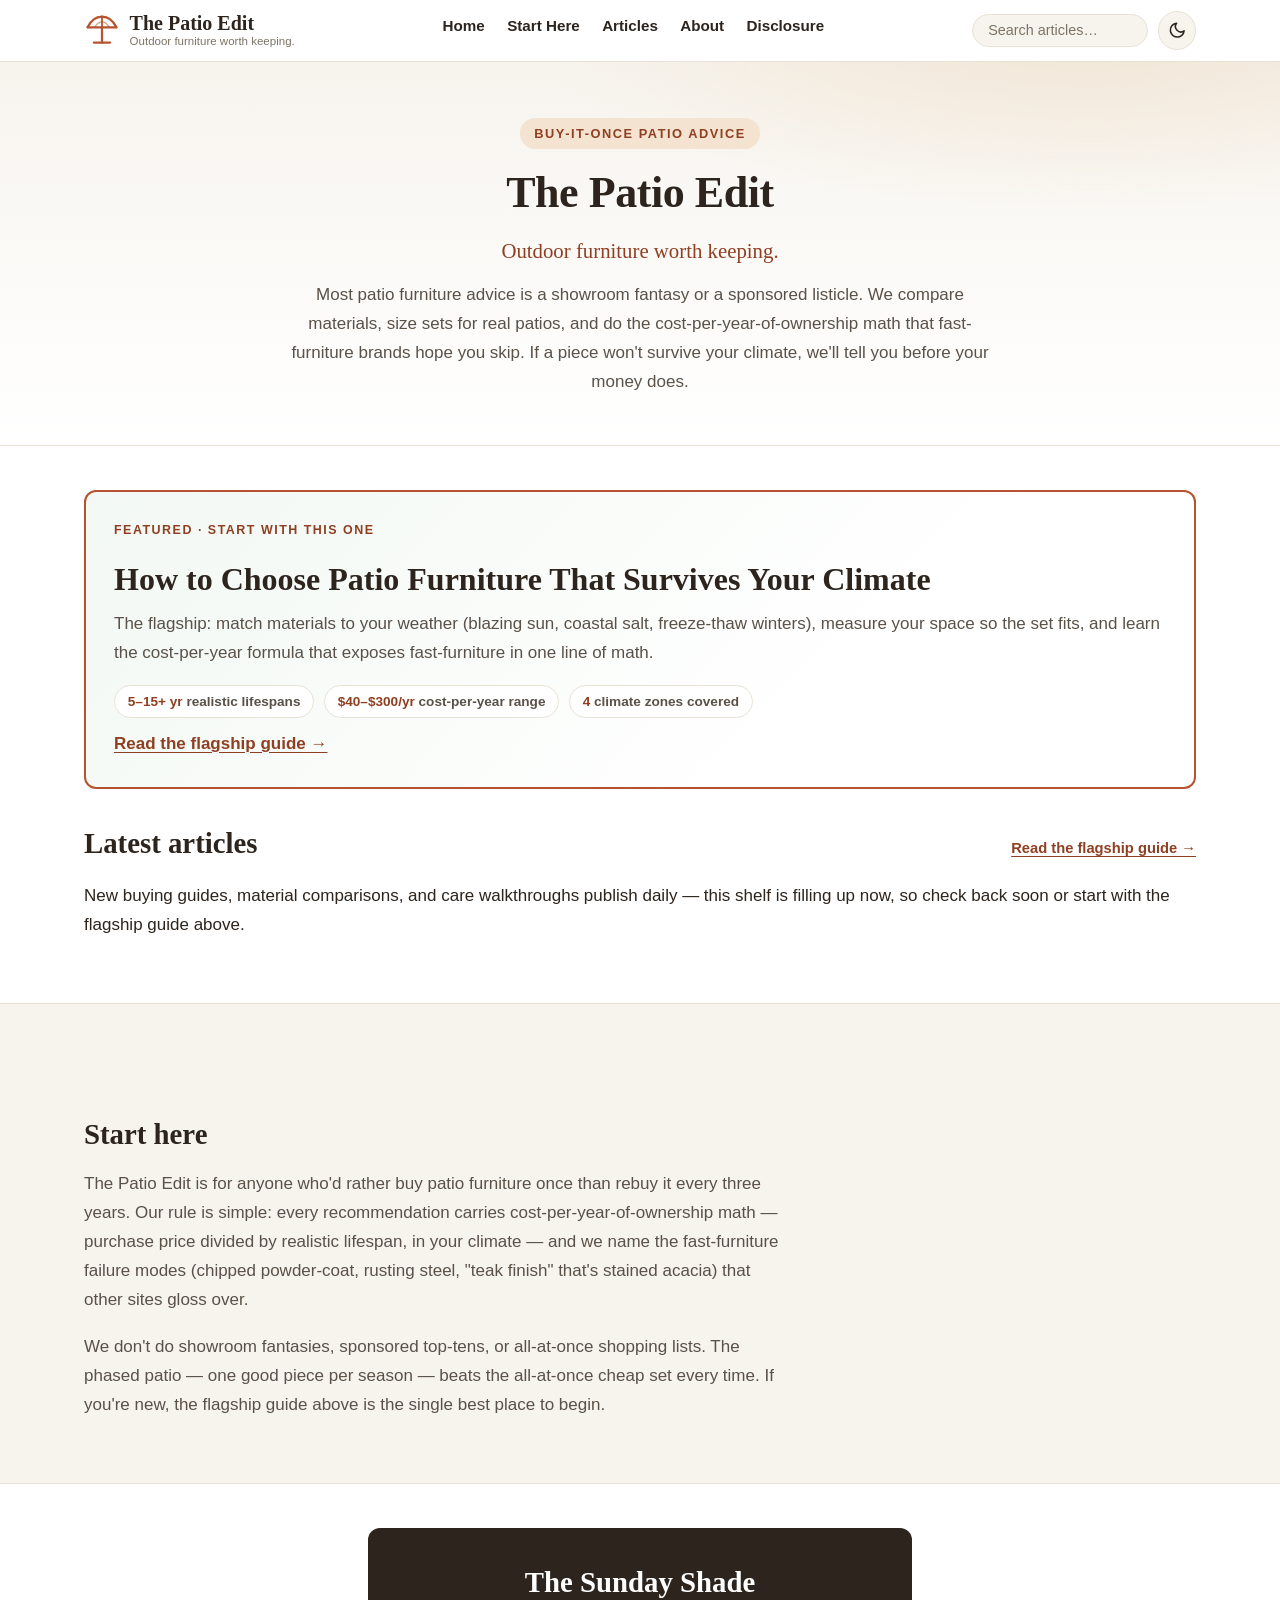
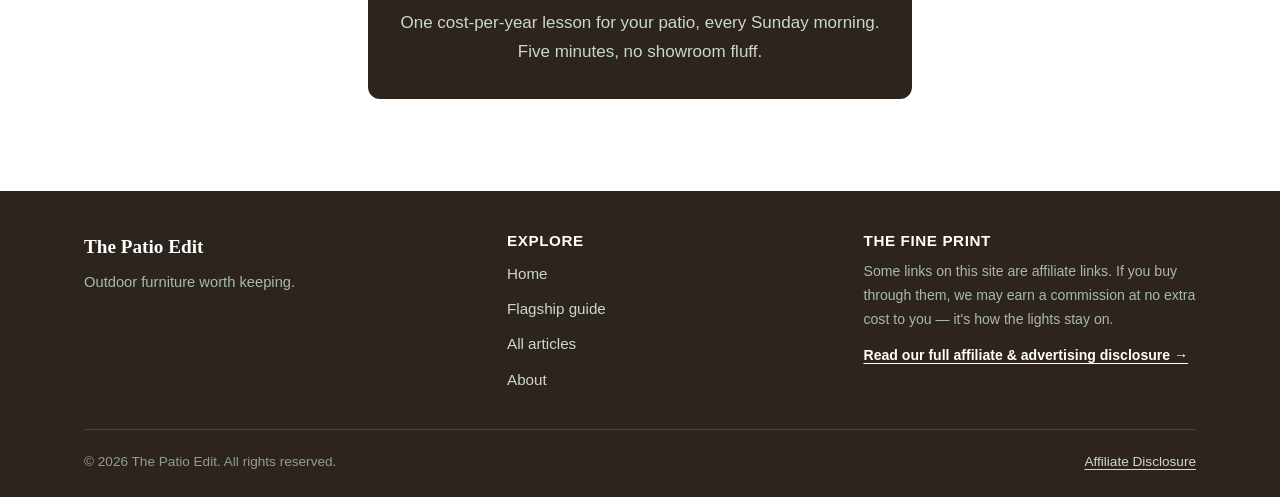
<file: index.html>
<!DOCTYPE html>
<html lang="en">
<head>
  <meta charset="utf-8">
  <meta name="viewport" content="width=device-width, initial-scale=1">
  <!-- MEDIVAVINE/JOURNEY: paste ad network script here -->
  <title>The Patio Edit — Outdoor Furniture Worth Keeping</title>
  <meta name="description" content="The Patio Edit is buy-it-once advice for patio and outdoor furniture: materials compared, sizing guides, and cost-per-year math on every recommendation.">
  <meta property="og:title" content="The Patio Edit — Outdoor Furniture Worth Keeping">
  <meta property="og:description" content="Materials, sizing, weatherproofing, and cost-per-year math for patio furniture you'll never have to rebuy.">
  <meta property="og:type" content="website">
  <meta property="og:url" content="https://patio-edit.pages.dev/">
  <link rel="stylesheet" href="styles.css">
  <script>
  /* Set theme before first paint: stored choice, else OS preference. */
  (function(){try{var t=localStorage.getItem('patioedit-theme');if(!t){t=(window.matchMedia&&window.matchMedia('(prefers-color-scheme: dark)').matches)?'dark':'light';}document.documentElement.setAttribute('data-theme',t);}catch(e){}})();
  </script>
  <link rel="canonical" href="https://patio-edit.pages.dev/">
  <meta name="twitter:card" content="summary">
</head>
<body>

<header class="site-header">
  <div class="header-inner">
    <a class="brand" href="index.html" aria-label="The Patio Edit — home">
      <svg class="brand-mark" viewBox="0 0 40 40" role="img" aria-label="A terracotta patio umbrella">
        <path d="M4 17C8 8.5 13.5 5 20 5s12 3.5 16 12" fill="none" stroke="#b5542f" stroke-width="2.5" stroke-linecap="round"/>
        <path d="M4 17h32" stroke="#b5542f" stroke-width="2.5" stroke-linecap="round"/>
        <path d="M20 5v12" stroke="#b5542f" stroke-width="2" stroke-linecap="round"/>
        <path d="M20 17v17" stroke="#b5542f" stroke-width="2.5" stroke-linecap="round"/>
        <path d="M11 34h18" stroke="#b5542f" stroke-width="2.5" stroke-linecap="round"/>
        <path d="M12 17c1.8-3.6 4.6-5.8 8-6.4M28 17c-1.8-3.6-4.6-5.8-8-6.4" fill="none" stroke="#b5542f" stroke-width="1.5" stroke-linecap="round" opacity="0.55"/>
      </svg>
      <span class="brand-name">The Patio Edit<span class="brand-tag">Outdoor furniture worth keeping.</span></span>
    </a>
    <button class="nav-toggle" id="navToggle" aria-expanded="false" aria-controls="siteNav" aria-label="Toggle navigation menu">
      <svg viewBox="0 0 24 24" fill="none" stroke="currentColor" stroke-width="2" stroke-linecap="round" aria-hidden="true">
        <path d="M4 7h16M4 12h16M4 17h16"/>
      </svg>
    </button>
    <nav class="site-nav" id="siteNav" aria-label="Main navigation">
      <ul>
        <li><a href="index.html" aria-current="page">Home</a></li>
        <li><a href="articles/how-to-choose-patio-furniture.html">Start Here</a></li>
        <li><a href="#articles">Articles</a></li>
        <li><a href="#about">About</a></li>
        <li><a href="disclosure.html">Disclosure</a></li>
      </ul>
    </nav>
    <div class="header-actions">
      <div class="site-search" data-search>
        <label class="visually-hidden" for="siteSearchInput">Search articles</label>
        <input class="site-search-input" id="siteSearchInput" type="search" placeholder="Search articles&hellip;" autocomplete="off" role="combobox" aria-expanded="false" aria-controls="siteSearchResults" aria-autocomplete="list">
        <div class="site-search-results" id="siteSearchResults" role="listbox" aria-label="Search results" hidden></div>
      </div>
      <button class="theme-toggle" id="themeToggle" type="button" aria-label="Switch to dark mode" aria-pressed="false">
        <svg class="icon-moon" viewBox="0 0 24 24" fill="none" stroke="currentColor" stroke-width="2" stroke-linecap="round" stroke-linejoin="round" aria-hidden="true"><path d="M21 12.8A9 9 0 1 1 11.2 3a7 7 0 0 0 9.8 9.8z"/></svg>
        <svg class="icon-sun" viewBox="0 0 24 24" fill="none" stroke="currentColor" stroke-width="2" stroke-linecap="round" aria-hidden="true"><circle cx="12" cy="12" r="4"/><path d="M12 2v2M12 20v2M4.9 4.9l1.4 1.4M17.7 17.7l1.4 1.4M2 12h2M20 12h2M4.9 19.1l1.4-1.4M17.7 6.3l1.4-1.4"/></svg>
      </button>
    </div>
  </div>
</header>

<main>
  <section class="hero">
    <div class="wrap">
      <span class="eyebrow">Buy-it-once patio advice</span>
      <h1>The Patio Edit</h1>
      <p class="tagline">Outdoor furniture worth keeping.</p>
      <p class="pitch">Most patio furniture advice is a showroom fantasy or a sponsored listicle. We compare materials, size sets for real patios, and do the cost-per-year-of-ownership math that fast-furniture brands hope you skip. If a piece won't survive your climate, we'll tell you before your money does.</p>
    </div>
  </section>

  <section class="section" aria-labelledby="featured-heading">
    <div class="wrap">
      <div class="featured">
        <span class="kicker">Featured · Start with this one</span>
        <h2 id="featured-heading"><a href="articles/how-to-choose-patio-furniture.html">How to Choose Patio Furniture That Survives Your Climate</a></h2>
        <p>The flagship: match materials to your weather (blazing sun, coastal salt, freeze-thaw winters), measure your space so the set fits, and learn the cost-per-year formula that exposes fast-furniture in one line of math.</p>
        <div class="stat-row">
          <span class="stat"><strong>5–15+ yr</strong> realistic lifespans</span>
          <span class="stat"><strong>$40–$300/yr</strong> cost-per-year range</span>
          <span class="stat"><strong>4</strong> climate zones covered</span>
        </div>
        <p><a href="articles/how-to-choose-patio-furniture.html"><strong>Read the flagship guide →</strong></a></p>
      </div>

      <div class="section-head" id="articles">
        <h2>Latest articles</h2>
        <a href="articles/how-to-choose-patio-furniture.html">Read the flagship guide →</a>
      </div>
      <p>New buying guides, material comparisons, and care walkthroughs publish daily — this shelf is filling up now, so check back soon or start with the flagship guide above.</p>
      <ul class="card-grid">
      </ul>
    </div>
  </section>

  <section class="section band about" id="about" aria-labelledby="about-heading">
    <div class="wrap">
      <h2 id="about-heading">Start here</h2>
      <p>The Patio Edit is for anyone who'd rather buy patio furniture once than rebuy it every three years. Our rule is simple: every recommendation carries cost-per-year-of-ownership math — purchase price divided by realistic lifespan, in your climate — and we name the fast-furniture failure modes (chipped powder-coat, rusting steel, "teak finish" that's stained acacia) that other sites gloss over.</p>
      <p>We don't do showroom fantasies, sponsored top-tens, or all-at-once shopping lists. The phased patio — one good piece per season — beats the all-at-once cheap set every time. If you're new, the flagship guide above is the single best place to begin.</p>
    </div>
  </section>

  <section class="section" aria-labelledby="newsletter-heading">
    <div class="wrap">
      <div class="newsletter-card">
        <h2 id="newsletter-heading">The Sunday Shade</h2>
        <p>One cost-per-year lesson for your patio, every Sunday morning. Five minutes, no showroom fluff.</p>
        <!-- NEWSLETTER: paste Beehiiv/Substack embed here -->
      </div>
    </div>
  </section>
</main>

<footer class="site-footer">
  <div class="footer-inner">
    <div class="footer-grid">
      <div>
        <div class="footer-brand">The Patio Edit</div>
        <p class="footer-tag">Outdoor furniture worth keeping.</p>
      </div>
      <nav class="footer-nav" aria-label="Footer navigation">
        <h3>Explore</h3>
        <ul>
          <li><a href="index.html">Home</a></li>
          <li><a href="articles/how-to-choose-patio-furniture.html">Flagship guide</a></li>
          <li><a href="#articles">All articles</a></li>
          <li><a href="#about">About</a></li>
        </ul>
      </nav>
      <div class="footer-note">
        <h3>The fine print</h3>
        <p>Some links on this site are affiliate links. If you buy through them, we may earn a commission at no extra cost to you — it's how the lights stay on.</p>
        <p><a href="disclosure.html" class="footer-note-link">Read our full affiliate &amp; advertising disclosure →</a></p>
      </div>
    </div>
    <div class="footer-bottom">
      <span>© 2026 The Patio Edit. All rights reserved.</span>
      <span><a href="disclosure.html">Affiliate Disclosure</a></span>
    </div>
  </div>
</footer>

<script src="assets/site.js"></script>
</body>
</html>
</file>
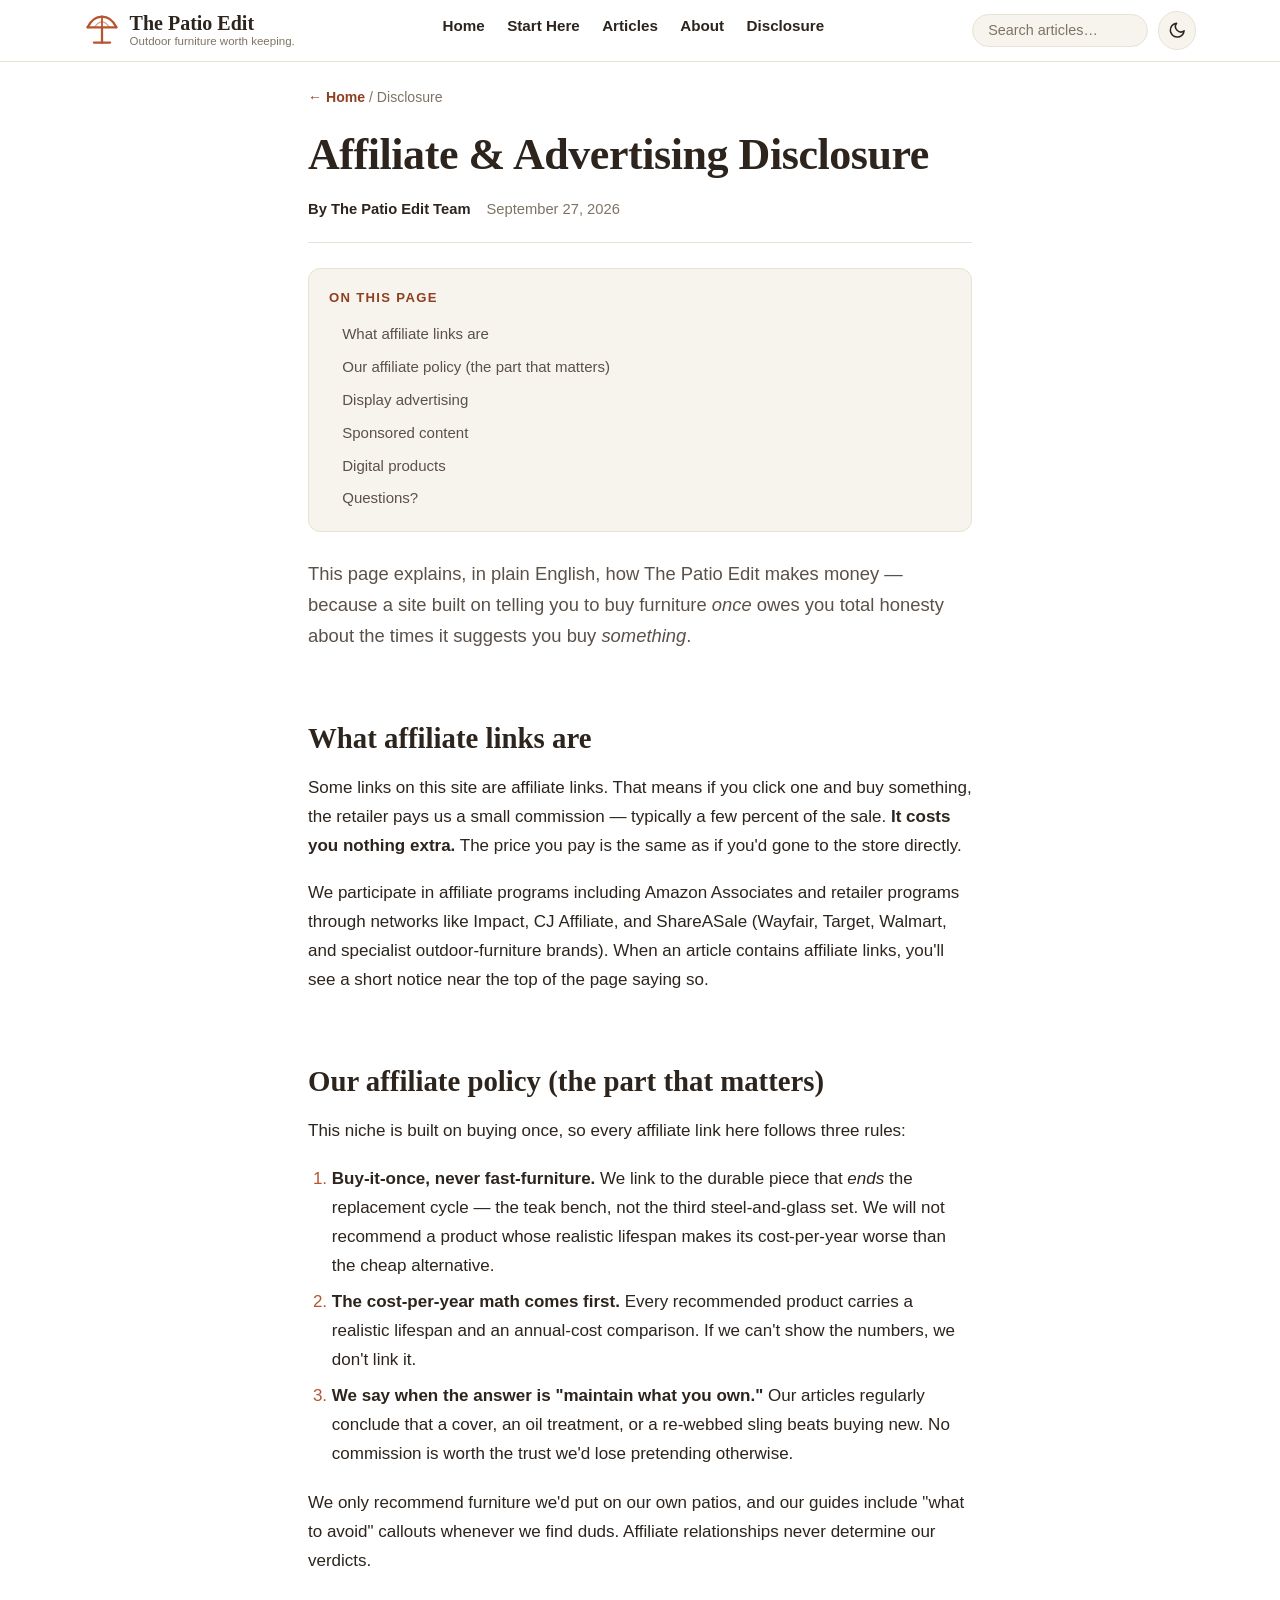
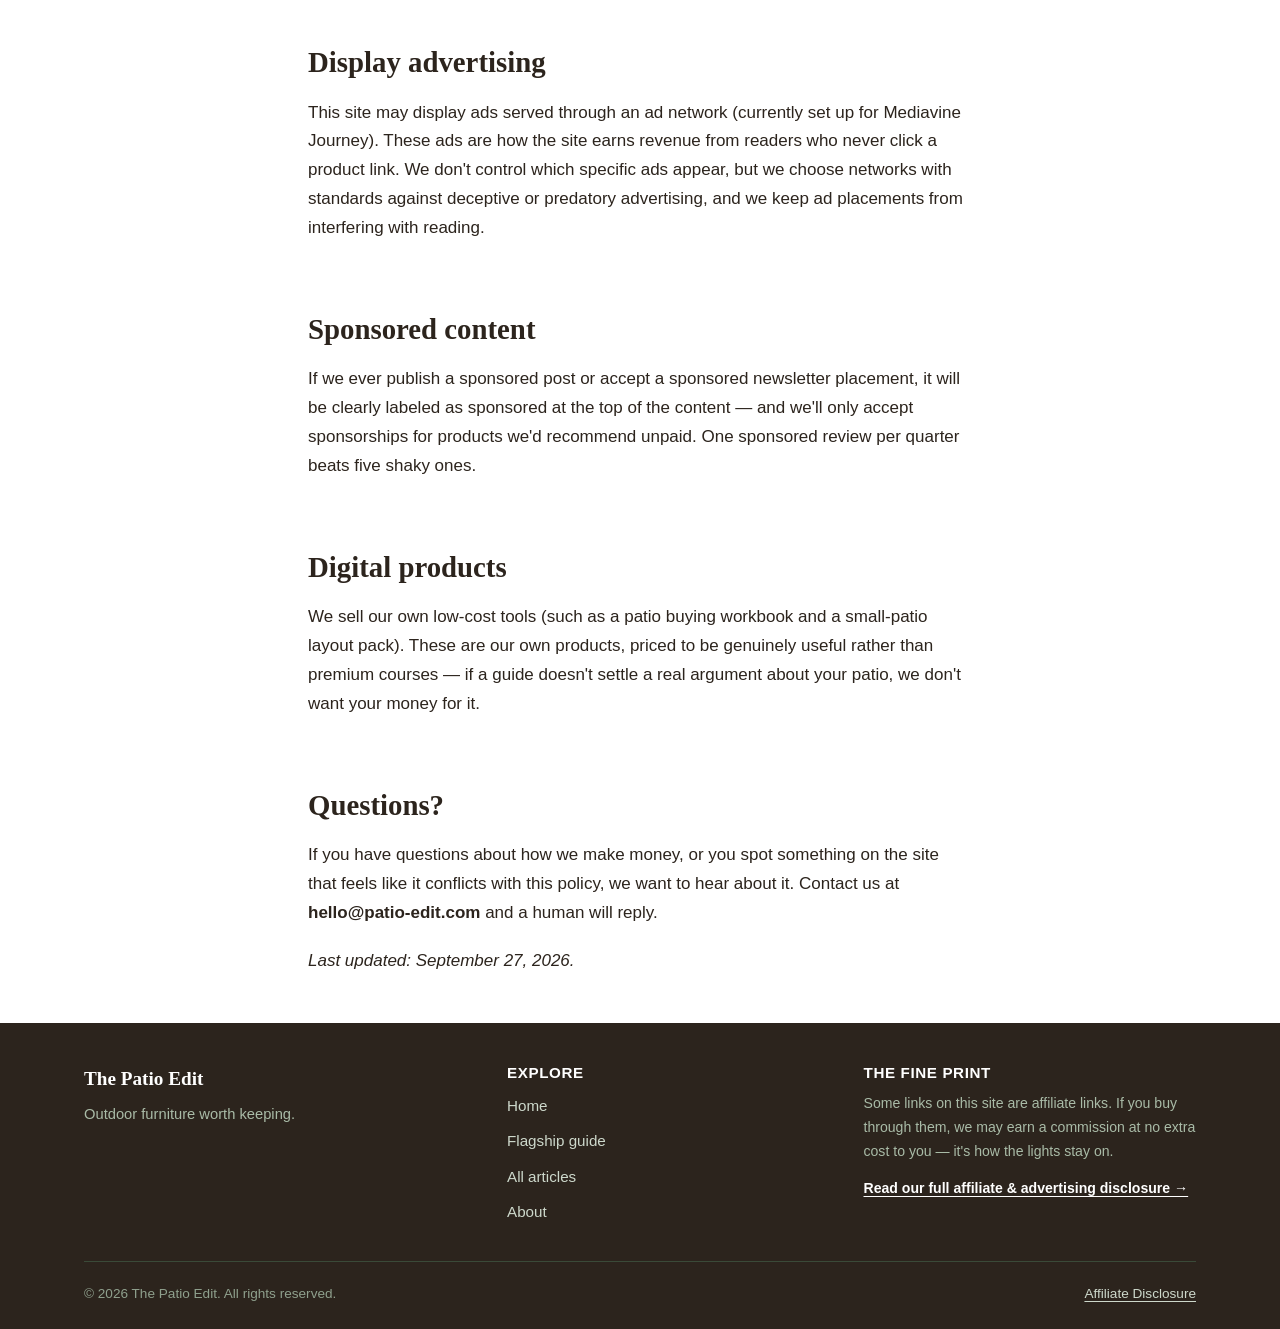
<file: disclosure.html>
<!DOCTYPE html>
<html lang="en">
<head>
  <meta charset="utf-8">
  <meta name="viewport" content="width=device-width, initial-scale=1">
  <!-- MEDIVAVINE/JOURNEY: paste ad network script here -->
  <title>Affiliate &amp; Advertising Disclosure | The Patio Edit</title>
  <meta name="description" content="How The Patio Edit makes money: affiliate links, display ads, and our promise to recommend only furniture we'd keep ourselves.">
  <meta property="og:title" content="Affiliate &amp; Advertising Disclosure | The Patio Edit">
  <meta property="og:description" content="Plain-English disclosure: what affiliate links are, how display ads work here, and why trust is the whole business model.">
  <meta property="og:type" content="website">
  <meta property="og:url" content="https://patio-edit.pages.dev/disclosure.html">
  <link rel="stylesheet" href="styles.css">
  <script>
  /* Set theme before first paint: stored choice, else OS preference. */
  (function(){try{var t=localStorage.getItem('patioedit-theme');if(!t){t=(window.matchMedia&&window.matchMedia('(prefers-color-scheme: dark)').matches)?'dark':'light';}document.documentElement.setAttribute('data-theme',t);}catch(e){}})();
  </script>
  <link rel="canonical" href="https://patio-edit.pages.dev/disclosure.html">
  <meta name="twitter:card" content="summary">
</head>
<body class="article-page">

<header class="site-header">
  <div class="header-inner">
    <a class="brand" href="index.html" aria-label="The Patio Edit — home">
      <svg class="brand-mark" viewBox="0 0 40 40" role="img" aria-label="A terracotta patio umbrella">
        <path d="M4 17C8 8.5 13.5 5 20 5s12 3.5 16 12" fill="none" stroke="#b5542f" stroke-width="2.5" stroke-linecap="round"/>
        <path d="M4 17h32" stroke="#b5542f" stroke-width="2.5" stroke-linecap="round"/>
        <path d="M20 5v12" stroke="#b5542f" stroke-width="2" stroke-linecap="round"/>
        <path d="M20 17v17" stroke="#b5542f" stroke-width="2.5" stroke-linecap="round"/>
        <path d="M11 34h18" stroke="#b5542f" stroke-width="2.5" stroke-linecap="round"/>
        <path d="M12 17c1.8-3.6 4.6-5.8 8-6.4M28 17c-1.8-3.6-4.6-5.8-8-6.4" fill="none" stroke="#b5542f" stroke-width="1.5" stroke-linecap="round" opacity="0.55"/>
      </svg>
      <span class="brand-name">The Patio Edit<span class="brand-tag">Outdoor furniture worth keeping.</span></span>
    </a>
    <button class="nav-toggle" id="navToggle" aria-expanded="false" aria-controls="siteNav" aria-label="Toggle navigation menu">
      <svg viewBox="0 0 24 24" fill="none" stroke="currentColor" stroke-width="2" stroke-linecap="round" aria-hidden="true">
        <path d="M4 7h16M4 12h16M4 17h16"/>
      </svg>
    </button>
    <nav class="site-nav" id="siteNav" aria-label="Main navigation">
      <ul>
        <li><a href="index.html">Home</a></li>
        <li><a href="articles/how-to-choose-patio-furniture.html">Start Here</a></li>
        <li><a href="index.html#articles">Articles</a></li>
        <li><a href="index.html#about">About</a></li>
        <li><a href="disclosure.html" aria-current="page">Disclosure</a></li>
      </ul>
    </nav>
    <div class="header-actions">
      <div class="site-search" data-search>
        <label class="visually-hidden" for="siteSearchInput">Search articles</label>
        <input class="site-search-input" id="siteSearchInput" type="search" placeholder="Search articles&hellip;" autocomplete="off" role="combobox" aria-expanded="false" aria-controls="siteSearchResults" aria-autocomplete="list">
        <div class="site-search-results" id="siteSearchResults" role="listbox" aria-label="Search results" hidden></div>
      </div>
      <button class="theme-toggle" id="themeToggle" type="button" aria-label="Switch to dark mode" aria-pressed="false">
        <svg class="icon-moon" viewBox="0 0 24 24" fill="none" stroke="currentColor" stroke-width="2" stroke-linecap="round" stroke-linejoin="round" aria-hidden="true"><path d="M21 12.8A9 9 0 1 1 11.2 3a7 7 0 0 0 9.8 9.8z"/></svg>
        <svg class="icon-sun" viewBox="0 0 24 24" fill="none" stroke="currentColor" stroke-width="2" stroke-linecap="round" aria-hidden="true"><circle cx="12" cy="12" r="4"/><path d="M12 2v2M12 20v2M4.9 4.9l1.4 1.4M17.7 17.7l1.4 1.4M2 12h2M20 12h2M4.9 19.1l1.4-1.4M17.7 6.3l1.4-1.4"/></svg>
      </button>
    </div>
  </div>
</header>

<main>
  <div class="wrap-narrow">
    <p class="breadcrumb"><a href="index.html">← Home</a> / Disclosure</p>

    <article>
      <header class="article-head">
        <h1>Affiliate &amp; Advertising Disclosure</h1>
        <p class="byline">
          <span class="author">By The Patio Edit Team</span>
          <time datetime="2026-09-27">September 27, 2026</time>
        </p>
      </header>

      <p class="lede">This page explains, in plain English, how The Patio Edit makes money — because a site built on telling you to buy furniture <em>once</em> owes you total honesty about the times it suggests you buy <em>something</em>.</p>

      <h2>What affiliate links are</h2>
      <p>Some links on this site are affiliate links. That means if you click one and buy something, the retailer pays us a small commission — typically a few percent of the sale. <strong>It costs you nothing extra.</strong> The price you pay is the same as if you'd gone to the store directly.</p>
      <p>We participate in affiliate programs including Amazon Associates and retailer programs through networks like Impact, CJ Affiliate, and ShareASale (Wayfair, Target, Walmart, and specialist outdoor-furniture brands). When an article contains affiliate links, you'll see a short notice near the top of the page saying so.</p>

      <h2>Our affiliate policy (the part that matters)</h2>
      <p>This niche is built on buying once, so every affiliate link here follows three rules:</p>
      <ol>
        <li><strong>Buy-it-once, never fast-furniture.</strong> We link to the durable piece that <em>ends</em> the replacement cycle — the teak bench, not the third steel-and-glass set. We will not recommend a product whose realistic lifespan makes its cost-per-year worse than the cheap alternative.</li>
        <li><strong>The cost-per-year math comes first.</strong> Every recommended product carries a realistic lifespan and an annual-cost comparison. If we can't show the numbers, we don't link it.</li>
        <li><strong>We say when the answer is "maintain what you own."</strong> Our articles regularly conclude that a cover, an oil treatment, or a re-webbed sling beats buying new. No commission is worth the trust we'd lose pretending otherwise.</li>
      </ol>
      <p>We only recommend furniture we'd put on our own patios, and our guides include "what to avoid" callouts whenever we find duds. Affiliate relationships never determine our verdicts.</p>

      <h2>Display advertising</h2>
      <p>This site may display ads served through an ad network (currently set up for Mediavine Journey). These ads are how the site earns revenue from readers who never click a product link. We don't control which specific ads appear, but we choose networks with standards against deceptive or predatory advertising, and we keep ad placements from interfering with reading.</p>

      <h2>Sponsored content</h2>
      <p>If we ever publish a sponsored post or accept a sponsored newsletter placement, it will be clearly labeled as sponsored at the top of the content — and we'll only accept sponsorships for products we'd recommend unpaid. One sponsored review per quarter beats five shaky ones.</p>

      <h2>Digital products</h2>
      <p>We sell our own low-cost tools (such as a patio buying workbook and a small-patio layout pack). These are our own products, priced to be genuinely useful rather than premium courses — if a guide doesn't settle a real argument about your patio, we don't want your money for it.</p>

      <h2>Questions?</h2>
      <p>If you have questions about how we make money, or you spot something on the site that feels like it conflicts with this policy, we want to hear about it. Contact us at <strong>hello@patio-edit.com</strong> and a human will reply.</p>
      <p><em>Last updated: September 27, 2026.</em></p>
    </article>
  </div>
</main>

<footer class="site-footer">
  <div class="footer-inner">
    <div class="footer-grid">
      <div>
        <div class="footer-brand">The Patio Edit</div>
        <p class="footer-tag">Outdoor furniture worth keeping.</p>
      </div>
      <nav class="footer-nav" aria-label="Footer navigation">
        <h3>Explore</h3>
        <ul>
          <li><a href="index.html">Home</a></li>
          <li><a href="articles/how-to-choose-patio-furniture.html">Flagship guide</a></li>
          <li><a href="index.html#articles">All articles</a></li>
          <li><a href="index.html#about">About</a></li>
        </ul>
      </nav>
      <div class="footer-note">
        <h3>The fine print</h3>
        <p>Some links on this site are affiliate links. If you buy through them, we may earn a commission at no extra cost to you — it's how the lights stay on.</p>
        <p><a href="disclosure.html" class="footer-note-link">Read our full affiliate &amp; advertising disclosure →</a></p>
      </div>
    </div>
    <div class="footer-bottom">
      <span>© 2026 The Patio Edit. All rights reserved.</span>
      <span><a href="disclosure.html">Affiliate Disclosure</a></span>
    </div>
  </div>
</footer>

<script src="assets/site.js"></script>
</body>
</html>
</file>
<file: styles.css>
/* The Patio Edit — clean modern editorial blog theme
   Mobile-first, no frameworks, single accent color. */

:root {
  --accent: #b5542f;          /* terracotta */
  --accent-dark: #8f3f22;
  --ink: #2c241d;
  --ink-soft: #5a5148;
  --muted: #7d7365;
  --paper: #ffffff;
  --wash: #f7f4ee;
  --line: #e8e2d6;
  --radius: 12px;
  --maxw: 72rem;
  --measure: 44rem;
  --font: -apple-system, BlinkMacSystemFont, "Segoe UI", Roboto, "Helvetica Neue",
          Arial, "Noto Sans", system-ui, sans-serif;
  --font-display: "Iowan Old Style", "Palatino Linotype", Palatino, Georgia,
          "Times New Roman", serif;
}

* { box-sizing: border-box; }
html { scroll-behavior: smooth; }
body {
  margin: 0;
  font-family: var(--font);
  color: var(--ink);
  background: var(--paper);
  line-height: 1.7;
  font-size: 1.0625rem;
  -webkit-font-smoothing: antialiased;
}
img, svg { max-width: 100%; height: auto; }
a { color: var(--accent-dark); text-decoration-thickness: 1px; text-underline-offset: 3px; }
a:hover { color: var(--accent); }
a:focus-visible, button:focus-visible {
  outline: 3px solid var(--accent);
  outline-offset: 2px;
  border-radius: 4px;
}

h1, h2, h3, h4 { font-family: var(--font-display); line-height: 1.25; color: var(--ink); text-wrap: balance; }
h1 { font-size: clamp(1.9rem, 4.5vw, 2.75rem); margin: 0.4em 0 0.3em; letter-spacing: -0.01em; }
h2 { font-size: clamp(1.4rem, 3vw, 1.8rem); margin: 2.2em 0 0.6em; padding-top: 0.2em; }
h3 { font-size: 1.22rem; margin: 1.8em 0 0.4em; }
p { margin: 0 0 1.1em; }
ul, ol { margin: 0 0 1.2em; padding-left: 1.4em; }
li { margin-bottom: 0.45em; }
li::marker { color: var(--accent); }
blockquote {
  margin: 1.6em 0; padding: 0.9em 1.2em;
  border-left: 4px solid var(--accent);
  background: var(--wash); border-radius: 0 var(--radius) var(--radius) 0;
}
code { background: var(--wash); padding: 0.15em 0.4em; border-radius: 6px; font-size: 0.92em; }

.wrap { max-width: var(--maxw); margin: 0 auto; padding: 0 1.25rem; }

/* ---- Header / nav ---- */
.site-header {
  background: var(--paper);
  border-bottom: 1px solid var(--line);
  position: sticky; top: 0; z-index: 50;
}
.header-inner {
  display: flex; align-items: center; justify-content: space-between;
  max-width: var(--maxw); margin: 0 auto; padding: 0.7rem 1.25rem;
}
.brand { display: flex; align-items: center; gap: 0.6rem; text-decoration: none; color: var(--ink); }
.brand-mark { width: 36px; height: 36px; flex: none; }
.brand-name { font-family: var(--font-display); font-size: 1.25rem; font-weight: 700; line-height: 1.15; }
.brand-tag { display: block; font-family: var(--font); font-size: 0.72rem; color: var(--muted); font-weight: 400; }
.site-nav ul { display: flex; gap: 1.4rem; list-style: none; margin: 0; padding: 0; }
.site-nav a { text-decoration: none; color: var(--ink); font-weight: 600; font-size: 0.95rem; }
.site-nav a:hover { color: var(--accent); }
.nav-toggle {
  display: none; background: none; border: 1px solid var(--line);
  border-radius: 8px; padding: 0.45rem 0.6rem; cursor: pointer; color: var(--ink);
}
.nav-toggle svg { display: block; width: 22px; height: 22px; }

/* ---- Hero ---- */
.hero {
  background:
    radial-gradient(60rem 22rem at 85% -4rem, #f0e3d1 0%, transparent 60%),
    linear-gradient(180deg, var(--wash) 0%, var(--paper) 100%);
  background-color: var(--wash);
  border-bottom: 1px solid var(--line);
  padding: 3.5rem 0 3rem;
  text-align: center;
}
.hero .eyebrow {
  display: inline-block; font-size: 0.8rem; font-weight: 700; letter-spacing: 0.12em;
  text-transform: uppercase; color: var(--accent-dark);
  background: #f3e3d0; border-radius: 999px; padding: 0.3rem 0.9rem; margin-bottom: 1rem;
}
.hero h1 { margin-top: 0; }
.hero .tagline { font-family: var(--font-display); font-size: 1.3rem; color: var(--accent-dark); margin: 0 0 0.8rem; }
.hero .pitch { max-width: var(--measure); margin: 0 auto; color: var(--ink-soft); }

/* ---- Cards / grids ---- */
.section { padding: 2.75rem 0; }
.section-head { display: flex; align-items: baseline; justify-content: space-between; flex-wrap: wrap; row-gap: 0.4rem; gap: 1rem; margin-bottom: 1.25rem; }
.section-head h2 { margin: 0; }
.section-head a { font-size: 0.92rem; font-weight: 600; white-space: nowrap; }

.card-grid { display: grid; grid-template-columns: 1fr; gap: 1.25rem; list-style: none; margin: 0; padding: 0; }
.card {
  border: 1px solid var(--line); border-radius: var(--radius);
  background: var(--paper); padding: 1.4rem 1.4rem 1.2rem;
  display: flex; flex-direction: column; gap: 0.5rem;
  transition: transform 0.15s ease, box-shadow 0.15s ease;
}
.card:hover { transform: translateY(-3px); box-shadow: 0 10px 28px rgba(46, 125, 74, 0.10); }
.card .kicker { font-size: 0.75rem; font-weight: 700; letter-spacing: 0.1em; text-transform: uppercase; color: var(--accent-dark); }
.card h3 { margin: 0; font-size: 1.15rem; }
.card h3 a { color: var(--ink); text-decoration: none; }
.card h3 a:hover { color: var(--accent); }
.card p { margin: 0; color: var(--ink-soft); font-size: 0.97rem; flex: 1; }
.card .card-link { font-weight: 700; font-size: 0.92rem; }

.featured {
  border: 2px solid var(--accent); border-radius: var(--radius);
  background: linear-gradient(135deg, #f2f8f3 0%, var(--paper) 70%);
  padding: 1.75rem; margin-bottom: 2rem;
  display: grid; gap: 0.7rem;
}
.featured .kicker { font-size: 0.78rem; font-weight: 700; letter-spacing: 0.12em; text-transform: uppercase; color: var(--accent-dark); }
.featured h2 { margin: 0; font-size: clamp(1.5rem, 3.4vw, 2rem); }
.featured h2 a { color: var(--ink); text-decoration: none; }
.featured h2 a:hover { color: var(--accent); }
.featured p { margin: 0; color: var(--ink-soft); }
.stat-row { display: flex; flex-wrap: wrap; gap: 0.6rem; margin-top: 0.4rem; }
.stat {
  background: var(--paper); border: 1px solid var(--line); border-radius: 999px;
  font-size: 0.85rem; font-weight: 600; padding: 0.25rem 0.8rem; color: var(--ink-soft);
}
.stat strong { color: var(--accent-dark); }

/* ---- About / newsletter band ---- */
.band { background: var(--wash); border-top: 1px solid var(--line); border-bottom: 1px solid var(--line); }
.about p { max-width: var(--measure); color: var(--ink-soft); }
.newsletter-card {
  background: var(--ink); color: #eef4ec; border-radius: var(--radius);
  padding: 2rem; max-width: 34rem; margin: 0 auto; text-align: center;
}
.newsletter-card h2 { color: #ffffff; margin: 0 0 0.5rem; }
.newsletter-card p { color: #c9d8c9; margin: 0; }
.newsletter-card svg { margin-bottom: 0.6rem; }

/* ---- Article pages ---- */
.article-page .wrap-narrow { max-width: var(--measure); margin: 0 auto; padding: 0 1.25rem; }
.breadcrumb { font-size: 0.88rem; margin: 1.5rem 0 0.5rem; color: var(--muted); }
.breadcrumb a { text-decoration: none; font-weight: 600; }
.article-head { border-bottom: 1px solid var(--line); padding-bottom: 1.25rem; margin-bottom: 0.5rem; }
.byline { display: flex; flex-wrap: wrap; gap: 0.5rem 1rem; align-items: center; color: var(--muted); font-size: 0.92rem; margin: 0.9rem 0 0; }
.byline .author { font-weight: 700; color: var(--ink); }
.disclosure-notice {
  background: #fdf8ec; border: 1px solid #ead9a8; border-radius: var(--radius);
  padding: 0.85rem 1.1rem; font-size: 0.9rem; color: #5c4a1e; margin: 1.25rem 0;
}
.disclosure-notice a { color: #7a5f1c; font-weight: 700; }
.lede { font-size: 1.15rem; color: var(--ink-soft); }
.faq { background: var(--wash); border-radius: var(--radius); padding: 1.5rem; margin: 2.5rem 0; }
.faq h2 { margin-top: 0; }
.faq dt { font-weight: 700; margin-top: 1.1rem; }
.faq dd { margin: 0.25rem 0 0; color: var(--ink-soft); }
.recipe-card {
  background: var(--paper); border: 1px solid var(--line); border-left: 4px solid var(--accent);
  border-radius: var(--radius); padding: 1.25rem 1.4rem; margin: 1.4rem 0;
}
.recipe-card h3 { margin-top: 0; }
.keep-reading { border-top: 2px solid var(--accent); margin: 3rem 0 0; padding-top: 1.5rem; }
.keep-reading h2 { margin-top: 0; }
.keep-reading ul { list-style: none; padding: 0; margin: 0; display: grid; gap: 0.7rem; }
.keep-reading li { margin: 0; }
.keep-reading a { font-weight: 600; text-decoration: none; }
.keep-reading a:hover { text-decoration: underline; }

/* ---- Footer ---- */
.site-footer { background: var(--ink); color: #cdd8cb; margin-top: 3rem; }
.footer-inner { max-width: var(--maxw); margin: 0 auto; padding: 2.5rem 1.25rem 1.5rem; }
.footer-grid { display: grid; gap: 1.5rem; grid-template-columns: 1fr; margin-bottom: 1.75rem; }
.footer-brand { font-family: var(--font-display); font-size: 1.2rem; color: #fff; font-weight: 700; }
.footer-tag { font-size: 0.92rem; color: #a9bba7; margin: 0.4rem 0 0; }
.footer-nav h3, .footer-note h3 { color: #fff; font-size: 0.95rem; font-family: var(--font); margin: 0 0 0.6rem; letter-spacing: 0.04em; text-transform: uppercase; }
.footer-nav ul { list-style: none; margin: 0; padding: 0; }
.footer-nav li { margin-bottom: 0.4rem; }
.footer-nav a { color: #cdd8cb; text-decoration: none; font-size: 0.95rem; }
.footer-nav a:hover { color: #fff; text-decoration: underline; }
.footer-note p { font-size: 0.88rem; color: #a9bba7; margin: 0 0 0.8rem; }
.footer-note-link { color: #fff; font-weight: 700; }
.footer-bottom { border-top: 1px solid #3a4a38; padding-top: 1.25rem; font-size: 0.85rem; color: #8fa08d; display: flex; flex-wrap: wrap; gap: 0.5rem 1.5rem; justify-content: space-between; }
.footer-bottom a { color: #cdd8cb; }

/* ---- Decorative SVG dividers ---- */
.leaf-divider { display: flex; justify-content: center; margin: 2.5rem 0; color: var(--accent); opacity: 0.7; }

/* ---- Responsive ---- */
@media (min-width: 560px) {
  .card-grid { grid-template-columns: repeat(2, 1fr); }
  .footer-grid { grid-template-columns: 1.2fr 1fr 1fr; }
}
@media (min-width: 900px) {
  .card-grid { grid-template-columns: repeat(3, 1fr); }
}

/* Hamburger nav under ~720px */
@media (max-width: 719px) {
  .nav-toggle { display: block; }
  .site-nav { display: none; width: 100%; }
  .header-inner { flex-wrap: wrap; }
  .site-nav.open { display: block; }
  .site-nav ul { flex-direction: column; gap: 0; padding: 0.75rem 0 0.25rem; }
  .site-nav li { border-top: 1px solid var(--line); }
  .site-nav a { display: block; padding: 0.7rem 0.2rem; }
}
@media (prefers-reduced-motion: reduce) {
  html { scroll-behavior: auto; }
  .card:hover { transform: none; }
}

/* ---- Interactive features (assets/site.js) ---- */
.visually-hidden {
  position: absolute !important; width: 1px; height: 1px;
  padding: 0; margin: -1px; overflow: hidden;
  clip: rect(0 0 0 0); white-space: nowrap; border: 0;
}

/* Search in header */
.header-actions { display: flex; align-items: center; gap: 0.6rem; }
.site-search { position: relative; }
.site-search-input {
  border: 1px solid var(--line); border-radius: 999px;
  padding: 0.45rem 0.95rem; font-size: 0.9rem; font-family: var(--font);
  width: 11rem; background: var(--wash); color: var(--ink);
  transition: width 0.2s ease, border-color 0.2s ease, background 0.2s ease;
}
.site-search-input::placeholder { color: var(--muted); }
.site-search-input:focus {
  width: 15rem; background: var(--paper); border-color: var(--accent); outline: none;
  box-shadow: 0 0 0 3px rgba(46, 125, 74, 0.15);
}
.site-search-results {
  position: absolute; top: calc(100% + 0.45rem); right: 0;
  width: min(22rem, 82vw); max-height: 24rem; overflow: auto;
  background: var(--paper); border: 1px solid var(--line);
  border-radius: var(--radius); box-shadow: 0 14px 36px rgba(20, 35, 22, 0.16);
  z-index: 60; text-align: left;
}
.site-search-results a {
  display: block; padding: 0.7rem 1rem; text-decoration: none;
  border-bottom: 1px solid var(--line);
}
.site-search-results a:last-child { border-bottom: 0; }
.site-search-results a:hover, .site-search-results a:focus-visible { background: var(--wash); }
.site-search-results .sr-title { display: block; font-weight: 700; color: var(--ink); font-size: 0.95rem; line-height: 1.35; }
.site-search-results .sr-excerpt { display: block; font-size: 0.84rem; color: var(--muted); margin-top: 0.2rem; line-height: 1.45; }
.site-search-empty { padding: 0.85rem 1rem; font-size: 0.9rem; color: var(--muted); margin: 0; }

/* Dark mode toggle */
.theme-toggle {
  background: var(--wash); border: 1px solid var(--line); border-radius: 999px;
  width: 2.4rem; height: 2.4rem; flex: none;
  display: inline-flex; align-items: center; justify-content: center;
  cursor: pointer; color: var(--ink);
}
.theme-toggle:hover { border-color: var(--accent); color: var(--accent); }
.theme-toggle svg { width: 1.15rem; height: 1.15rem; }
.theme-toggle .icon-sun { display: none; }
html[data-theme="dark"] .theme-toggle .icon-sun { display: block; }
html[data-theme="dark"] .theme-toggle .icon-moon { display: none; }

/* Table of contents */
.toc {
  background: var(--wash); border: 1px solid var(--line);
  border-radius: var(--radius); padding: 1.1rem 1.25rem; margin: 1.6rem 0;
}
.toc-title {
  font-weight: 700; font-size: 0.82rem; letter-spacing: 0.1em;
  text-transform: uppercase; color: var(--accent-dark); margin: 0 0 0.55rem;
}
.toc ul { list-style: none; margin: 0; padding: 0; display: grid; gap: 0.1rem; }
.toc li { margin: 0; }
.toc a {
  display: block; padding: 0.32rem 0.7rem; border-radius: 6px;
  text-decoration: none; color: var(--ink-soft); font-size: 0.94rem;
  border-left: 2px solid transparent; line-height: 1.4;
}
.toc a:hover { background: var(--paper); color: var(--accent-dark); }
.toc a.active {
  border-left-color: var(--accent); color: var(--accent-dark);
  font-weight: 700; background: var(--paper);
}
.toc .toc-sub a { padding-left: 1.5rem; font-size: 0.87rem; }
article h2, article h3 { scroll-margin-top: 5.5rem; }

/* Reading progress bar */
.reading-progress {
  position: fixed; top: 0; left: 0; right: 0; height: 3px;
  z-index: 70; pointer-events: none; background: transparent;
}
.reading-progress span { display: block; height: 100%; width: 0; background: var(--accent); }

/* FAQ accordions (progressive enhancement over the plain <dl>) */
.faq dl { margin: 0; }
.faq .faq-q {
  display: flex; width: 100%; align-items: center; justify-content: space-between;
  gap: 1rem; background: none; border: 0; padding: 0.55rem 0;
  font: inherit; font-weight: 700; color: var(--ink);
  text-align: left; cursor: pointer;
}
.faq .faq-q:hover { color: var(--accent-dark); }
.faq .faq-q::after {
  content: "+"; flex: none; font-size: 1.35rem; font-weight: 400;
  color: var(--accent); line-height: 1;
}
.faq .faq-q[aria-expanded="true"]::after { content: "–"; }
.faq dd { margin: 0 0 0.9rem; color: var(--ink-soft); }
.faq dd:last-child { margin-bottom: 0; }

/* Back to top */
.back-to-top {
  position: fixed; right: 1.25rem; bottom: 1.25rem; z-index: 60;
  width: 2.75rem; height: 2.75rem; border-radius: 50%;
  border: 1px solid var(--line); background: var(--paper);
  color: var(--accent-dark); cursor: pointer;
  box-shadow: 0 6px 20px rgba(20, 35, 22, 0.18);
  display: flex; align-items: center; justify-content: center;
  opacity: 0; visibility: hidden; transform: translateY(8px);
  transition: opacity 0.2s ease, transform 0.2s ease, visibility 0.2s;
}
.back-to-top.show { opacity: 1; visibility: visible; transform: none; }
.back-to-top:hover { border-color: var(--accent); color: var(--accent); }
.back-to-top svg { width: 1.2rem; height: 1.2rem; }

/* Dark theme */
html[data-theme="dark"] {
  --accent: #e8a07c;
  --accent-dark: #f2c4a4;
  --ink: #efe9e1;
  --ink-soft: #d8cfc2;
  --muted: #a89c8c;
  --paper: #141109;
  --wash: #1b1812;
  --line: #332e24;
}
html[data-theme="dark"] .hero {
  background:
    radial-gradient(60rem 22rem at 85% -4rem, #2c2418 0%, transparent 60%),
    linear-gradient(180deg, var(--wash) 0%, var(--paper) 100%);
  background-color: var(--wash);
}
html[data-theme="dark"] .hero .eyebrow { background: #33281a; }
html[data-theme="dark"] .featured {
  background: linear-gradient(135deg, #1e1710 0%, var(--paper) 70%);
}
html[data-theme="dark"] .disclosure-notice {
  background: #26200f; border-color: #5a4a22; color: #e3d3a3;
}
html[data-theme="dark"] .disclosure-notice a { color: #f0d98c; }
html[data-theme="dark"] .site-footer { background: #0f0c07; }
html[data-theme="dark"] .footer-bottom { border-top-color: #29241b; }
html[data-theme="dark"] .card:hover { box-shadow: 0 10px 28px rgba(0, 0, 0, 0.35); }
html[data-theme="dark"] .site-search-results { box-shadow: 0 14px 36px rgba(0, 0, 0, 0.5); }

/* Header actions on small screens */
@media (max-width: 719px) {
  .header-actions { width: 100%; margin-top: 0.6rem; }
  .site-search { flex: 1; }
  .site-search-input, .site-search-input:focus { width: 100%; }
}
@media (prefers-reduced-motion: reduce) {
  .back-to-top { transition: none; }
  .site-search-input { transition: none; }
}

/* Comparison tables (article pages) */
article table {
  width: 100%; border-collapse: collapse; margin: 1.6rem 0;
  font-size: 0.95rem; line-height: 1.5;
}
article th, article td {
  text-align: left; padding: 0.65rem 0.75rem;
  border: 1px solid var(--line); vertical-align: top;
}
article th {
  background: var(--wash); color: var(--accent-dark);
  font-size: 0.82rem; letter-spacing: 0.04em; text-transform: uppercase;
}
article tbody tr:nth-child(even) { background: var(--wash); }
.table-scroll { overflow-x: auto; margin: 1.6rem 0; }
.table-scroll table { margin: 0; }
</file>
